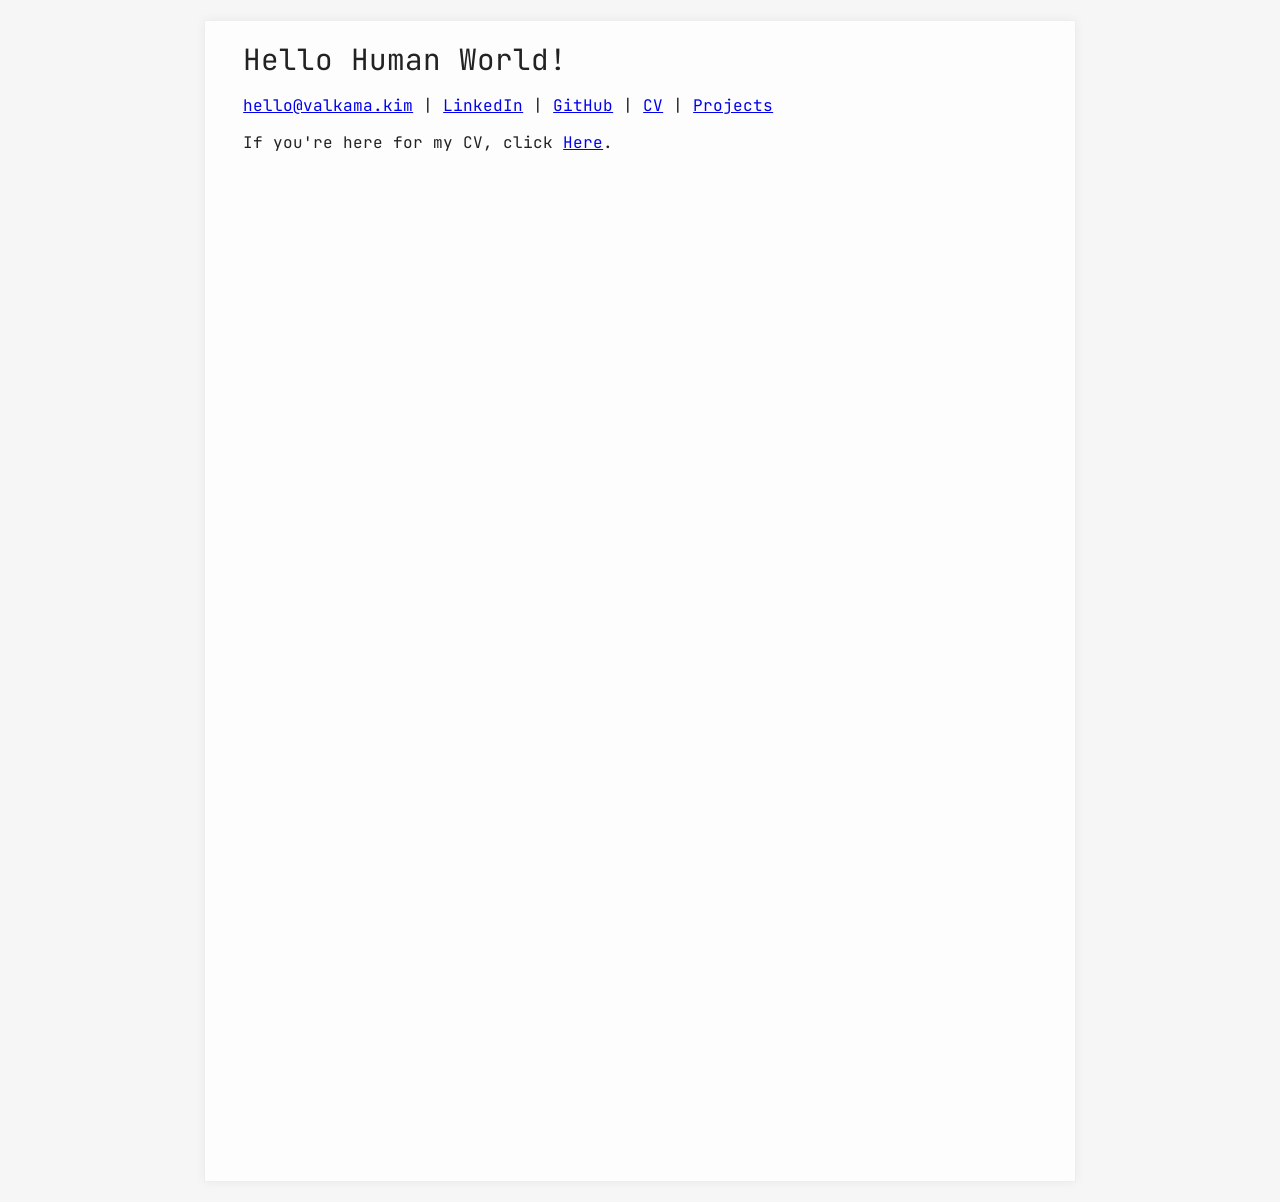
<file: index.html>
<!doctype html>
<html lang="en">
    <head>
        <meta charset="UTF-8" />
        <meta name="viewport" content="width=device-width, initial-scale=1.0" />

        <title>Kim Valkama | Infrastructure & Platform Engineer</title>
        <meta name="author" content="Kim Valkama" />
        <meta
            name="description"
            content="Kim Valkama | Infrastructure & Platform Engineer. Changing your default server editor to Vim since 2013."
        />
        <meta
            property="og:title"
            content="Kim Valkama | Infrastructure & Platform Engineer"
        />
        <meta
            property="og:description"
            content="Kim Valkama | Infrastructure & Platform Engineer. Changing your default server editor to Vim since 2013."
        />
        <meta property="og:type" content="website" />
        <meta property="og:url" content="https://valkama.kim/" />
        <meta name="twitter:card" content="summary_large_image" />
        <meta
            name="twitter:title"
            content="Kim Valkama | Infrastructure & Platform Engineer"
        />
        <meta
            name="twitter:description"
            content="Changing your default server editor to Vim since 2013."
        />
        <meta property="og:image" content="https://valkama.kim/assets/og.png" />
        <meta property="og:image:width" content="1200" />
        <meta property="og:image:height" content="630" />
        <meta property="og:image:type" content="image/png" />
        <meta name="robots" content="index, follow" />
        <link
            href="https://fonts.googleapis.com/css2?family=JetBrains+Mono:wght@400;700&display=swap"
            rel="stylesheet"
        />
        <link rel="stylesheet" href="css/template.css" />
        <link rel="canonical" href="https://valkama.kim/" />
        <link
            rel="icon"
            href="data:image/svg+xml,<svg xmlns=%22http://www.w3.org/2000/svg%22 viewBox=%220 0 100 100%22><text y=%22.9em%22 font-size=%2280%22>🛠️</text></svg>"
        />
        <script type="module">
            import "./js/vim.js";
        </script>
        <script type="application/ld+json">
            {
                "@context": "https://schema.org",
                "@type": "Person",
                "name": "Kim Valkama",
                "url": "https://valkama.kim/",
                "jobTitle": "Infrastructure & Platform Engineer",
                "address": {
                    "@type": "PostalAddress",
                    "addressLocality": "Espoo",
                    "addressCountry": "Finland"
                },
                "sameAs": [
                    "https://github.com/wesipls",
                    "https://linkedin.com/in/kim-valkama"
                ],
                "knowsAbout": [
                    "Platform Engineering",
                    "Infrastructure as Code",
                    "Linux System Administration",
                    "CI/CD Pipelines",
                    "Cloud Infrastructure",
                    "Automation",
                    "Disaster Recovery"
                ],
                "alumniOf": {
                    "@type": "CollegeOrUniversity",
                    "name": "Laurea University of Applied Sciences"
                }
            }
        </script>
    </head>
    <body>
        <main class="main-container">
            <h1>Hello Human World!</h1>
            <p class="contact-block">
                <a class="contact-link" href="mailto:hello@valkama.kim"
                    >hello@valkama.kim</a
                ><span class="separator"> | </span>
                <a
                    class="contact-link"
                    href="https://linkedin.com/in/kim-valkama"
                    >LinkedIn</a
                ><span class="separator"> | </span>
                <a class="contact-link" href="https://github.com/wesipls"
                    >GitHub</a
                ><span class="separator"> | </span>
                <a class="contact-link" href="https://valkama.kim/cv">CV</a
                ><span class="separator"> | </span>
                <a class="contact-link" href="https://valkama.kim/projects"
                    >Projects</a
                >
            </p>
            <p>
                If you're here for my CV, click
                <a href="https://valkama.kim/cv">Here</a>.
            </p>
        </main>
    </body>
</html>
</file>
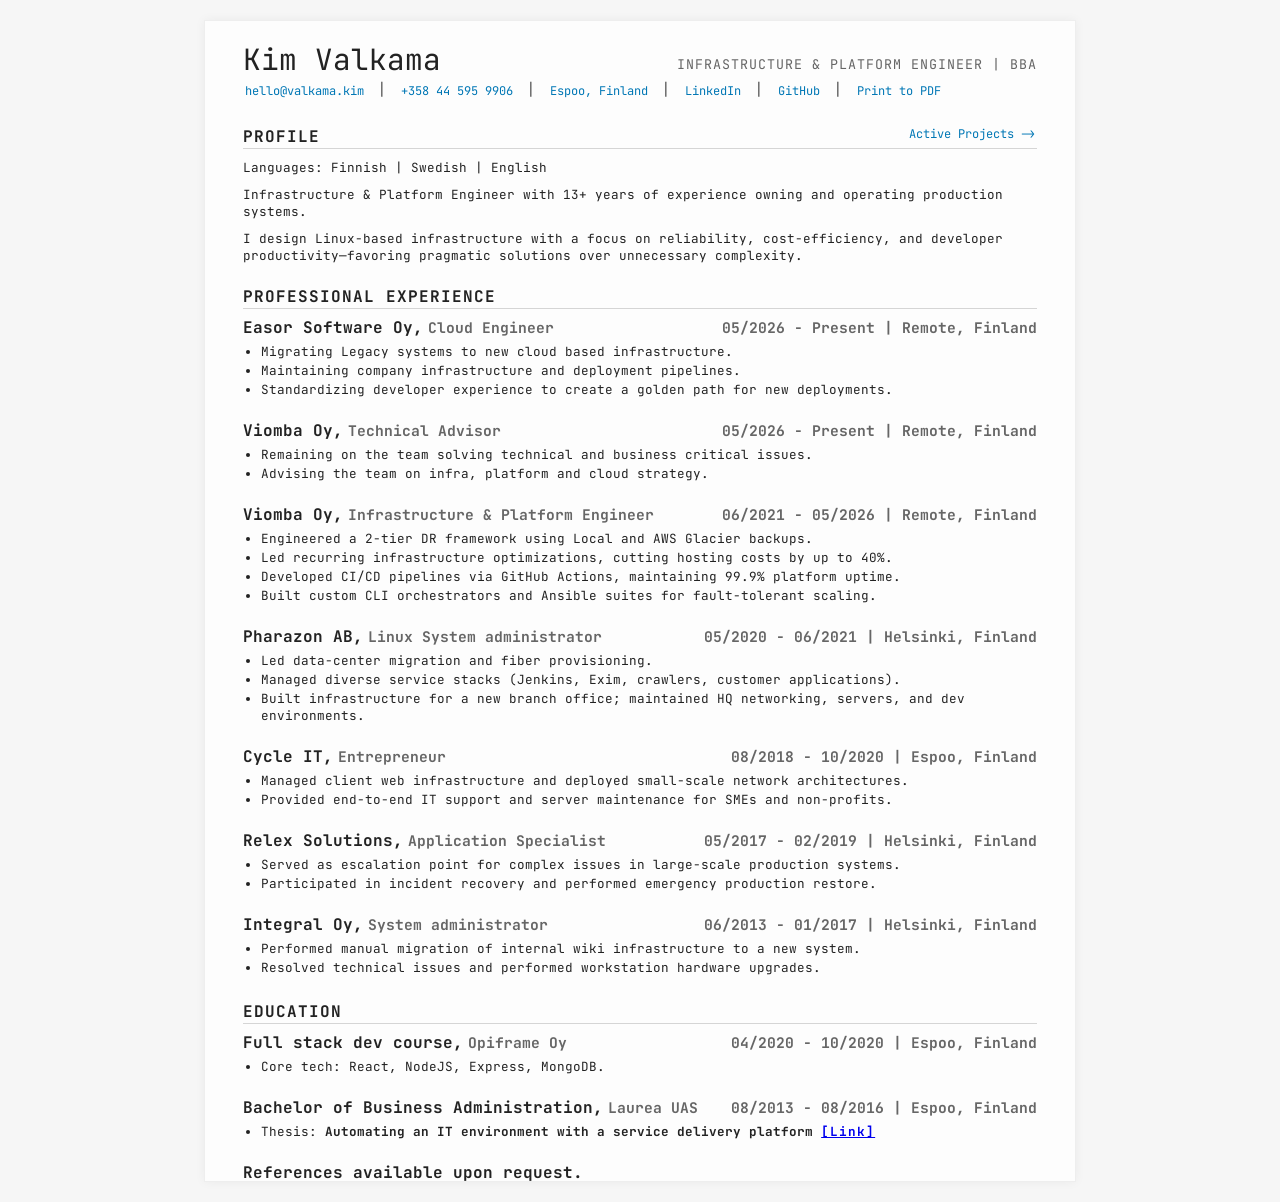
<file: cv.html>
<!doctype html>
<html lang="en">
    <head>
        <meta charset="UTF-8" />
        <meta name="viewport" content="width=device-width, initial-scale=1.0" />

        <title>Kim Valkama | Infrastructure & Platform Engineer</title>
        <meta name="author" content="Kim Valkama" />
        <meta
            name="description"
            content="Kim Valkama | Infrastructure & Platform Engineer. Changing your default server editor to Vim since 2013."
        />
        <meta
            property="og:title"
            content="Kim Valkama | Infrastructure & Platform Engineer"
        />
        <meta
            property="og:description"
            content="Kim Valkama | Infrastructure & Platform Engineer. Changing your default server editor to Vim since 2013."
        />
        <meta property="og:type" content="website" />
        <meta property="og:url" content="https://valkama.kim/cv" />
        <meta name="twitter:card" content="summary_large_image" />
        <meta
            name="twitter:title"
            content="Kim Valkama | Infrastructure & Platform Engineer"
        />
        <meta
            name="twitter:description"
            content="Changing your default server editor to Vim since 2013."
        />
        <meta property="og:image" content="https://valkama.kim/assets/og.png" />
        <meta property="og:image:width" content="1200" />
        <meta property="og:image:height" content="630" />
        <meta property="og:image:type" content="image/png" />
        <meta name="robots" content="index, follow" />
        <link
            href="https://fonts.googleapis.com/css2?family=JetBrains+Mono:wght@400;700&display=swap"
            rel="stylesheet"
        />
        <link rel="stylesheet" href="css/template.css" />
        <link rel="stylesheet" href="css/intro.css" />
        <link rel="canonical" href="https://valkama.kim/cv" />
        <link
            rel="icon"
            href="data:image/svg+xml,<svg xmlns=%22http://www.w3.org/2000/svg%22 viewBox=%220 0 100 100%22><text y=%22.9em%22 font-size=%2280%22>🛠️</text></svg>"
        />
        <script type="module">
            import "./js/vim.js";
            import "./js/print.js";
        </script>
        <script type="application/ld+json">
            {
                "@context": "https://schema.org",
                "@type": "Person",
                "name": "Kim Valkama",
                "url": "https://valkama.kim/cv",
                "jobTitle": "Infrastructure & Platform Engineer",
                "address": {
                    "@type": "PostalAddress",
                    "addressLocality": "Espoo",
                    "addressCountry": "Finland"
                },
                "sameAs": [
                    "https://github.com/wesipls",
                    "https://linkedin.com/in/kim-valkama"
                ],
                "knowsAbout": [
                    "Platform Engineering",
                    "Infrastructure as Code",
                    "Linux System Administration",
                    "CI/CD Pipelines",
                    "Cloud Infrastructure",
                    "Automation",
                    "Disaster Recovery"
                ],
                "alumniOf": {
                    "@type": "CollegeOrUniversity",
                    "name": "Laurea University of Applied Sciences"
                }
            }
        </script>
    </head>
    <body>
        <div class="main-container">
            <h1>
                Kim Valkama
                <span>Infrastructure & Platform Engineer | BBA</span>
            </h1>
            <p class="contact-block">
                <a class="contact-link" href="mailto:hello@valkama.kim"
                    >hello@valkama.kim</a
                ><span class="separator"> | </span>
                <a class="contact-link" href="tel:+358445959906"
                    >+358 44 595 9906</a
                ><span class="separator"> | </span>
                <a
                    class="contact-link"
                    href="https://www.google.com/maps/search/?api=1&query=Espoo,+Finland"
                    target="_blank"
                    >Espoo, Finland</a
                ><span class="separator"> | </span>
                <a
                    class="contact-link"
                    href="https://linkedin.com/in/kim-valkama"
                    >LinkedIn</a
                ><span class="separator"> | </span>
                <a class="contact-link" href="https://github.com/wesipls"
                    >GitHub</a
                ><span class="separator"> | </span>
                <button
                    onclick="prepareAndPrint()"
                    class="contact-link print-btn"
                >
                    Print to PDF
                </button>
                <a href="https://valkama.kim/cv" class="print-only">
                    Website
                </a>
            </p>
            <h2>
                Profile
                <a href="projects" class="side-link">Active Projects -></a>
            </h2>
            <hr />
            <p class="profile">Languages: Finnish | Swedish | English</p>
            <p class="profile">
                Infrastructure & Platform Engineer with 13+ years of experience
                owning and operating production systems.
            </p>
            <p class="profile">
                I design Linux-based infrastructure with a focus on reliability,
                cost-efficiency, and developer productivity—favoring pragmatic
                solutions over unnecessary complexity.
            </p>

            <h2>Professional Experience</h2>
            <hr />

            <div class="exp-header">
                <h3>Easor Software Oy,</h3>
                <h4>Cloud Engineer</h4>
                <h5>05/2026 - Present | Remote, Finland</h5>
            </div>
            <ul>
                <li>
                    Migrating Legacy systems to new cloud based infrastructure.
                </li>
                <li>
                    Maintaining company infrastructure and deployment pipelines.
                </li>
                <li>
                    Standardizing developer experience to create a golden path
                    for new deployments.
                </li>
            </ul>

            <div class="exp-header">
                <h3>Viomba Oy,</h3>
                <h4>Technical Advisor</h4>
                <h5>05/2026 - Present | Remote, Finland</h5>
            </div>
            <ul>
                <li>
                    Remaining on the team solving technical and business
                    critical issues.
                </li>
                <li>
                    Advising the team on infra, platform and cloud strategy.
                </li>
            </ul>
            <div class="exp-header">
                <h3>Viomba Oy,</h3>
                <h4>Infrastructure & Platform Engineer</h4>
                <h5>06/2021 - 05/2026 | Remote, Finland</h5>
            </div>
            <ul>
                <li>
                    Engineered a 2-tier DR framework using Local and AWS Glacier
                    backups.
                </li>
                <li>
                    Led recurring infrastructure optimizations, cutting hosting
                    costs by up to 40%.
                </li>
                <li>
                    Developed CI/CD pipelines via GitHub Actions, maintaining
                    99.9% platform uptime.
                </li>
                <li>
                    Built custom CLI orchestrators and Ansible suites for
                    fault-tolerant scaling.
                </li>
            </ul>

            <div class="exp-header">
                <h3>Pharazon AB,</h3>
                <h4>Linux System administrator</h4>
                <h5>05/2020 - 06/2021 | Helsinki, Finland</h5>
            </div>
            <ul>
                <li>Led data-center migration and fiber provisioning.</li>
                <li>
                    Managed diverse service stacks (Jenkins, Exim, crawlers,
                    customer applications).
                </li>
                <li>
                    Built infrastructure for a new branch office; maintained HQ
                    networking, servers, and dev environments.
                </li>
            </ul>

            <div class="exp-header">
                <h3>Cycle IT,</h3>
                <h4>Entrepreneur</h4>
                <h5>08/2018 - 10/2020 | Espoo, Finland</h5>
            </div>
            <ul>
                <li>
                    Managed client web infrastructure and deployed small-scale
                    network architectures.
                </li>
                <li>
                    Provided end-to-end IT support and server maintenance for
                    SMEs and non-profits.
                </li>
            </ul>

            <div class="exp-header">
                <h3>Relex Solutions,</h3>
                <h4>Application Specialist</h4>
                <h5>05/2017 - 02/2019 | Helsinki, Finland</h5>
            </div>
            <ul>
                <li>
                    Served as escalation point for complex issues in large-scale
                    production systems.
                </li>
                <li>
                    Participated in incident recovery and performed emergency
                    production restore.
                </li>
            </ul>

            <div class="exp-header">
                <h3>Integral Oy,</h3>
                <h4>System administrator</h4>
                <h5>06/2013 - 01/2017 | Helsinki, Finland</h5>
            </div>
            <ul>
                <li>
                    Performed manual migration of internal wiki infrastructure
                    to a new system.
                </li>
                <li>
                    Resolved technical issues and performed workstation hardware
                    upgrades.
                </li>
            </ul>

            <h2>Education</h2>
            <hr />

            <div class="exp-header">
                <h3>Full stack dev course,</h3>
                <h4>Opiframe Oy</h4>
                <h5>04/2020 - 10/2020 | Espoo, Finland</h5>
            </div>
            <ul>
                <li>Core tech: React, NodeJS, Express, MongoDB.</li>
            </ul>
            <div class="exp-header">
                <h3>Bachelor of Business Administration,</h3>
                <h4>Laurea UAS</h4>
                <h5>08/2013 - 08/2016 | Espoo, Finland</h5>
            </div>
            <ul>
                <li>
                    Thesis:
                    <strong
                        >Automating an IT environment with a service delivery
                        platform</strong
                    >
                    <a
                        href="https://www.theseus.fi/bitstream/handle/10024/120959/Thesis.pdf?sequence=1"
                        target="_blank"
                        class="thesis-link"
                    >
                        [Link]
                    </a>
                </li>
            </ul>
            <h3>References available upon request.</h3>
        </div>
    </body>
</html>
</file>
<file: css/template.css>
:root {
    --page-background: #f6f6f6;
    --surface-background: #fdfdfd;
    --text-color: #222;
    --muted-color: #666;
    --rule-color: #333;
    --link-color: #0077b5;
    --link-hover-color: #005582;
    --link-hover-background: #f0f7ff;
    --accent-color: #4af626;
    --soft-accent-background: #e1f0ff;
    --soft-border-color: #eee;
    --shadow-soft: 0 0 10px rgba(0, 0, 0, 0.05);
}

html,
body {
    background-color: var(--page-background);
}

body {
    color: var(--text-color);
    font-family: "JetBrains Mono", "Courier New", monospace;
    -webkit-font-smoothing: antialiased;
}

.main-container {
    width: 21cm;
    height: 29.7cm;
    margin: 20px auto;
    padding: 0.5cm 1cm;
    background-color: var(--surface-background);
    box-shadow: var(--shadow-soft);
    border: 1px solid var(--soft-border-color);
}

h1 {
    display: flex;
    justify-content: space-between;
    align-items: flex-end;
    font-size: 22pt;
    margin: 0;
    font-weight: normal;
}
</file>
<file: css/intro.css>
span {
    font-size: 10pt;
    font-weight: normal;
    color: var(--muted-color);
    text-transform: uppercase;
    letter-spacing: 1px;
    padding-bottom: 6px;
}
.contact-block {
    margin: 0;
}
.contact-link {
    transition: all 0.2s ease;
    text-decoration: none;
    color: var(--link-color);
    padding: 2px 2px;
    border-radius: 2px;
    font-size: 9pt;
    cursor: pointer;
}
.contact-link:hover::before {
    content: "> ";
    color: var(--accent-color);
    font-weight: bold;
    font-size: 1em;
}
.contact-link:hover,
.contact-link:focus {
    background-color: var(--link-hover-background);
    color: var(--link-hover-color);
}
.print-btn {
    font-family: inherit;
    font-weight: inherit;
    color: var(--link-color);
    background: none;
    border: none;
    padding: 2px 2px;
    cursor: pointer;
    transition: all 0.2s ease;
}
.print-btn:hover,
.print-btn:focus {
    background-color: var(--link-hover-background);
    color: var(--link-hover-color);
}
.separator {
    font-size: inherit;
    font-weight: inherit;
}
.print-only {
    display: none;
}
h2 {
    display: flex;
    justify-content: space-between;
    align-items: flex-end;
    margin-top: 0.6cm;
    margin-bottom: 1px;
    font-size: 12pt;
    text-transform: uppercase;
    letter-spacing: 1px;
}
.side-link {
    font-size: 9pt;
    text-decoration: none;
    margin-bottom: 3px;
    text-transform: none;
    text-decoration: none;
    color: var(--link-color);
    letter-spacing: 0px;
    font-weight: normal;
    padding: 2px 2px;
}
.side-link:hover,
.side-link:focus {
    background-color: var(--link-hover-background);
    color: var(--link-hover-color);
}
hr {
    border: 0;
    height: 1px;
    background: var(--rule-color);
    margin-top: 1px;
    margin-bottom: 8px;
    opacity: 0.2;
}
.profile {
    margin-bottom: 0;
    margin-top: 10px;
    font-size: 9.5pt;
}
.tech-row {
    margin-bottom: 6px;
    margin-top: 6px;
    font-size: 9.5pt;
}
.exp-header {
    display: flex;
    justify-content: space-between;
    align-items: baseline;
    gap: 5px;
    margin-bottom: 5px;
}
h3 {
    font-size: 12pt;
    margin: 0;
}
h4 {
    font-size: 11pt;
    color: var(--muted-color);
    margin: 0;
}
h5 {
    font-size: 11pt;
    color: var(--muted-color);
    margin: 0;
    margin-left: auto;
}
ul {
    margin: 0;
    padding-left: 18px;
    margin-bottom: 20px;
}
li {
    font-size: 9.5pt;
    padding-bottom: 2px;
}
.thesis-link {
    font-weight: bold;
    letter-spacing: 1px;
}

.clip {
    display: flex;
    align-items: center;
    justify-content: flex-start;
    background-color: var(--soft-accent-background);
    clip-path: polygon(
        0% 0%,
        calc(100% - 10px) 0%,
        100% 50%,
        calc(100% - 10px) 100%,
        0% 100%
    );
    box-shadow: 3px 3px 6px rgba(0, 0, 0, 0.1);
    width: 10cm;
    height: 0.75cm;
    margin-left: -40px;
    margin-top: 0;
    margin-bottom: 10px;
    border-left: 5px solid var(--link-color);
}
.clip p {
    padding-left: 10px;
    font-size: 8pt;
}

@media print {
    @page {
        size: auto;
        margin: 0;
    }
    html,
    body {
        margin: 0 !important;
        padding: 0 !important;
        height: 100%;
        overflow: hidden;
        background-color: #fff;
    }
    body > * {
        font-family: "JetBrains Mono", "Courier New", monospace;
        display: none !important;
    }
    .main-container {
        display: block !important;
        position: absolute;
        top: 0;
        left: 0;
        border: none !important;
        box-shadow: none !important;
        background: transparent !important;
    }
    hr {
        border: 0 !important;
        border-top: 1px solid #333 !important;
        height: 0 !important;
        background: transparent !important;
        opacity: 1 !important;
        visibility: visible !important;
        margin-top: 0 !important;
        margin-bottom: 8px !important;
        -webkit-print-color-adjust: exact !important;
        print-color-adjust: exact !important;
    }
    .print-only {
        display: inline !important;
        text-decoration: none;
        color: var(--link-color);
        padding: 2px 2px;
        border-radius: 2px;
        font-size: 8pt;
    }
    p a {
        color: #000 !important;
        text-decoration: none !important;
        padding: 0 !important;
    }
    p a::before {
        content: "" !important;
    }
    h2,
    h3 {
        break-after: avoid;
    }
    li {
        break-inside: avoid;
    }
    ul {
        break-inside: avoid;
    }
    .print-btn,
    .print-hide {
        display: none !important;
    }
    .clip {
        display: none !important;
    }
    .side-link {
        display: none !important;
    }
}
@media screen and (min-width: 2500px) {
    @supports (zoom: 1.5) {
        body {
            zoom: 1.5;
            display: flex;
            flex-direction: column;
            align-items: center;
        }
    }
    @supports not (zoom: 1.5) {
        body {
            display: flex;
            flex-direction: column;
            align-items: center;
            transform: scale(1.5);
            transform-origin: top center;
        }
    }
}
@media screen and (max-width: 768px) {
    .main-container {
        width: 95%;
        max-width: 95vw;
        height: auto;
        min-height: auto;
        margin: 10px auto;
        padding: 20px 15px;
        box-sizing: border-box;
        overflow-x: hidden;
    }

    h1 {
        flex-direction: column;
        align-items: flex-start;
        font-size: 22pt;
    }

    h1 span {
        font-size: 10pt;
        margin-top: 5px;
        padding-bottom: 0;
    }

    .contact-block {
        display: flex;
        flex-wrap: wrap;
        gap: 8px;
        margin-top: 10px;
    }

    .contact-block .separator {
        display: none;
    }

    .contact-link {
        background-color: #f4faff;
        border: 1px solid #e1f0ff;
        padding: 4px 8px;
        font-size: 10pt;
        border-radius: 4px;
        white-space: nowrap;
    }

    .print-btn {
        display: none !important;
    }

    .exp-header {
        flex-direction: column;
        align-items: flex-start;
        gap: 2px;
        margin-bottom: 8px;
        padding-left: 8px;
        border-left: 2px solid var(--link-color);
    }

    h3 {
        font-size: 11pt;
        font-weight: bold;
        text-transform: uppercase;
    }

    h4 {
        font-size: 10pt;
        color: var(--link-color);
    }

    h5 {
        margin-left: 0;
        font-size: 8.5pt;
        font-style: italic;
        color: #888;
    }

    li {
        font-size: 8.5pt;
        line-height: 1.4;
        margin-bottom: 4px;
    }

    .clip {
        width: 100%;
        margin-left: 0;
        clip-path: none;
        height: auto;
        padding: 8px 0;
        border-radius: 0 4px 4px 0;
    }
    .tech-row {
        margin-bottom: 12px;
        line-height: 1.5;
        font-size: 9.5pt;
    }
    .tech-row strong {
        display: block;
        color: var(--rule-color);
        margin-bottom: 2px;
        text-transform: uppercase;
        font-size: 8.5pt;
        letter-spacing: 0.5px;
    }
    .tech-row {
        padding: 8px;
        background-color: #fafafa;
        border-radius: 4px;
        border: 1px solid #f0f0f0;
    }
    .thesis-link {
        display: inline-block;
        margin-top: 5px;
        padding: 4px 10px;
        background: #eee;
        border-radius: 4px;
        text-decoration: none;
        font-size: 8pt;
    }
}
</file>
